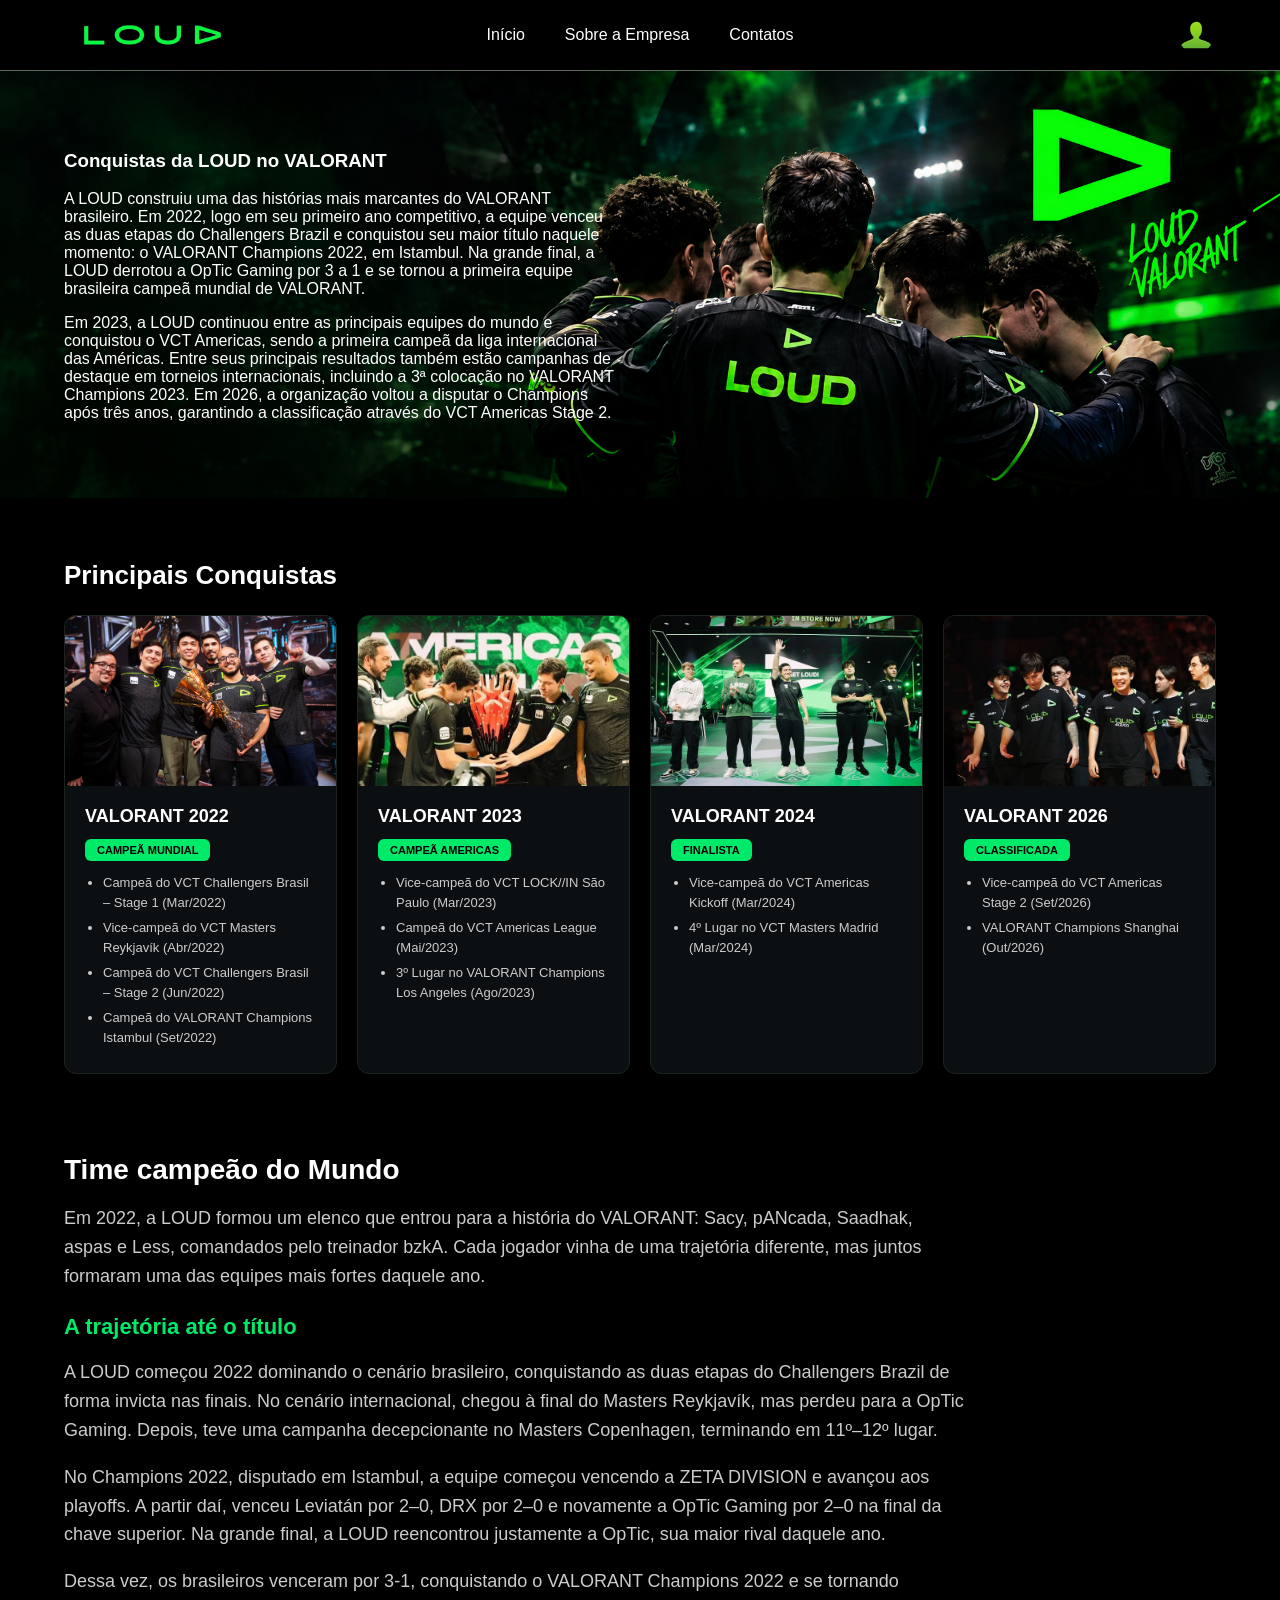
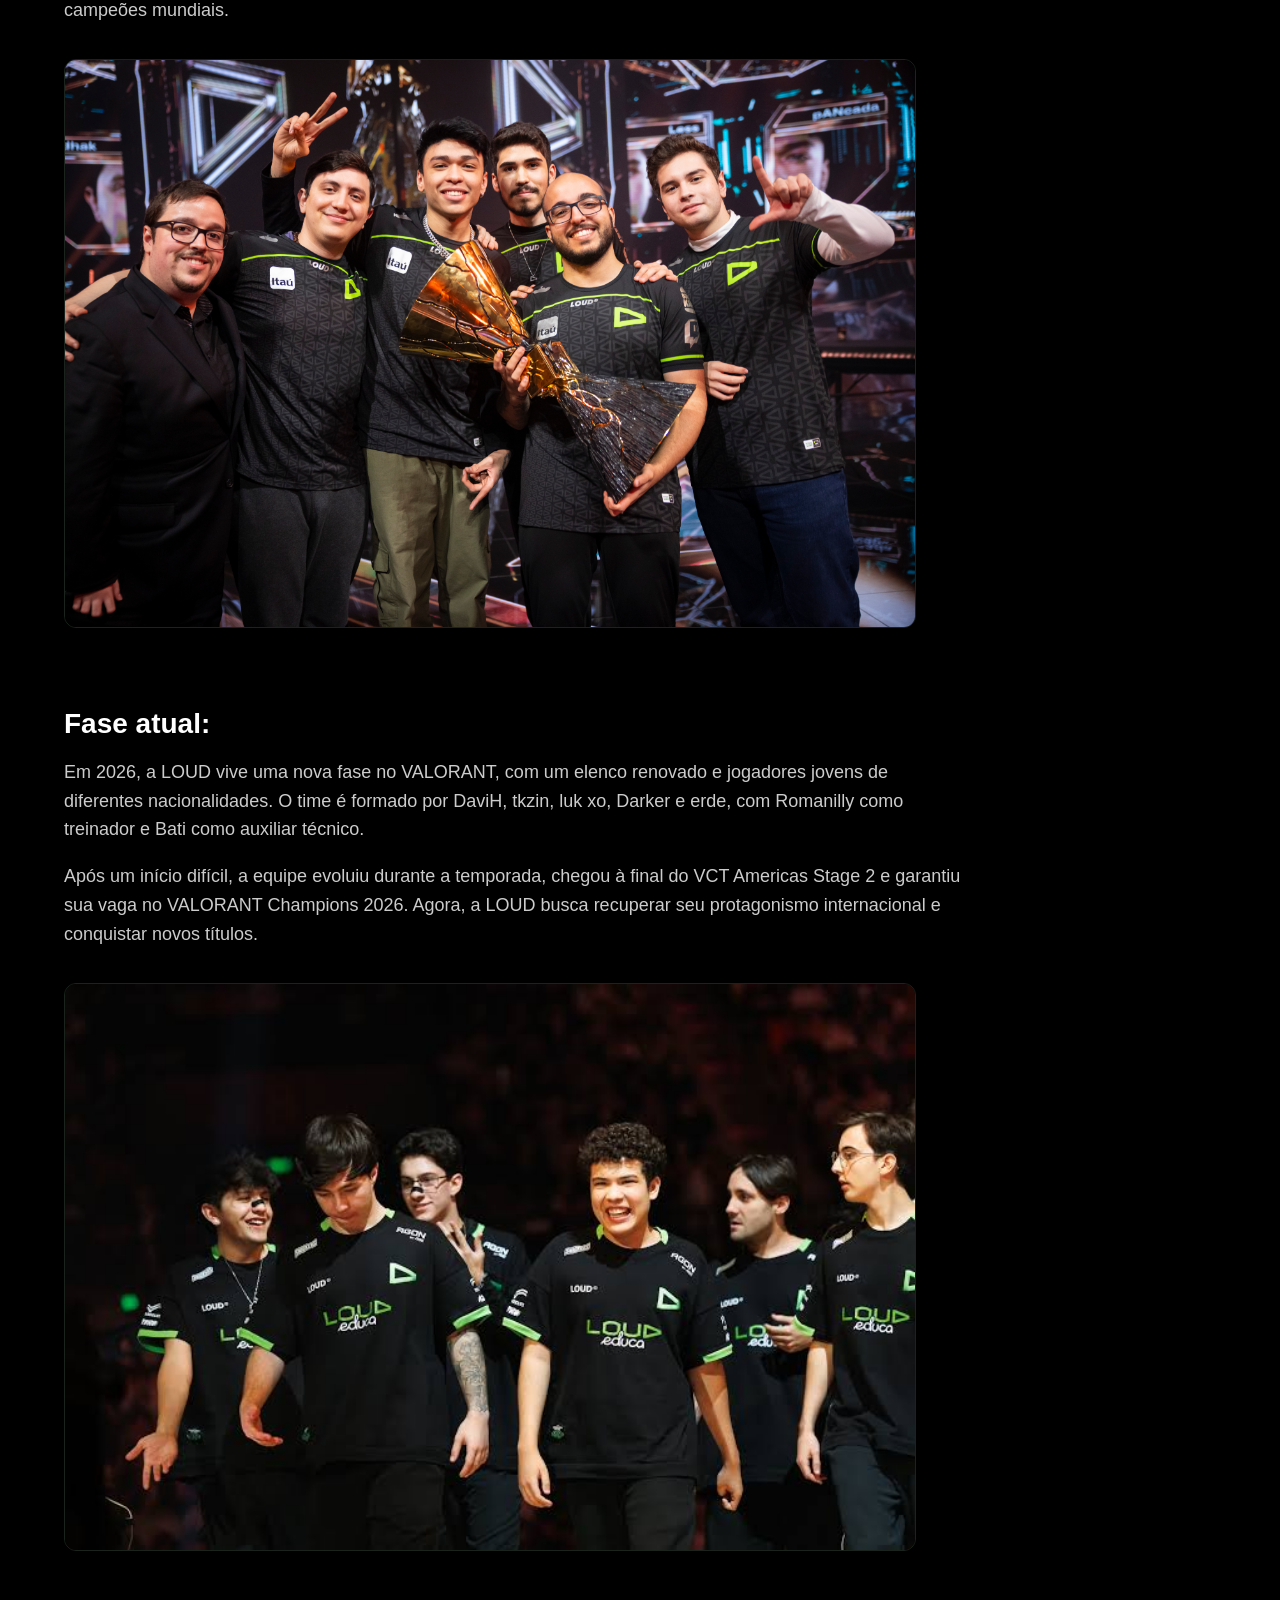
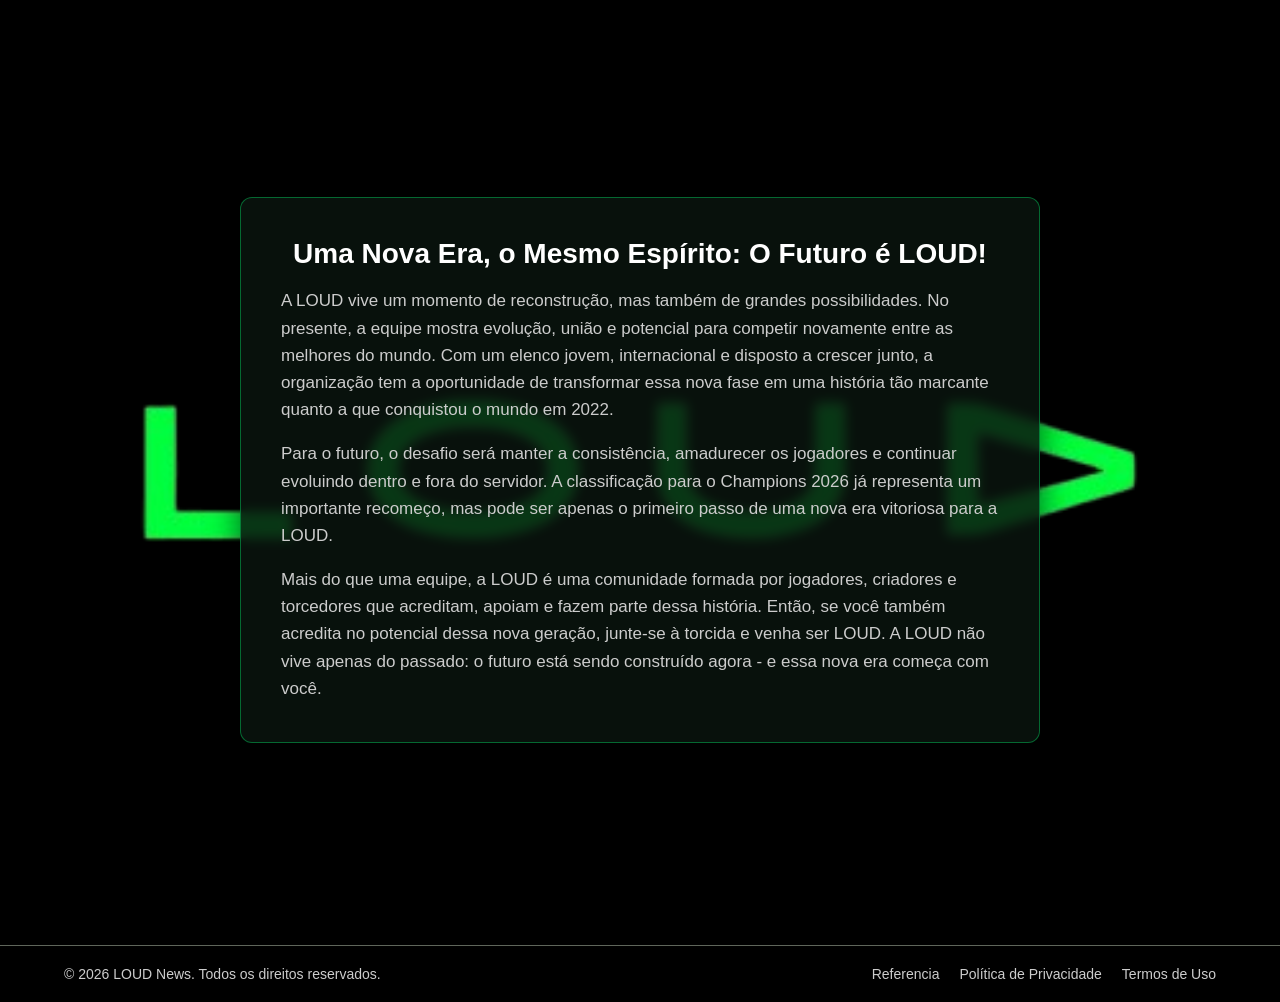
<file: index.html>
<!DOCTYPE html>
<html lang="pt-BR">
<head>
    <meta charset="UTF-8">
    <meta name="viewport" content="width=device-width, initial-scale=1.0">
    <link rel="stylesheet" href="style.css">
    <title>Loud News</title>
</head>
<body>
    <header class="header">
        <img src="img/logoant_loud.png" alt="Logo LOUD" class="logo">
        
        <nav class="nav">
            <a href="index.html">Início</a>
            <a href="sobre_nos.html">Sobre a Empresa</a>
            <a href="contatos.html">Contatos</a>
        </nav>

        <!-- Menu de Perfil 100% Semântico -->
        <aside class="user-menu">
            <button class="user-btn" aria-label="Menu do usuário">
                <img src="img/icon_perfil.png" alt="Perfil" class="profile-icon">
            </button>
            
            <menu class="dropdown-menu">
                <a href="login.html">Fazer Login</a>
                <a href="cadastro.html">Criar Conta</a>
                <hr>
                <a href="perfil.html">Meu Perfil</a>
                <a href="configuracoes.html">Configurações</a>
            </menu>
        </aside>
    </header>

    <main>
        <section class="intro">
            <article>
                <h1>Conquistas da LOUD no VALORANT</h1>
                <p>A LOUD construiu uma das histórias mais marcantes do VALORANT brasileiro. Em 2022, logo em seu primeiro ano competitivo, a equipe venceu as duas etapas do Challengers Brazil e conquistou seu maior título naquele momento: o VALORANT Champions 2022, em Istambul. Na grande final, a LOUD derrotou a OpTic Gaming por 3 a 1 e se tornou a primeira equipe brasileira campeã mundial de VALORANT.</p>
                <p>Em 2023, a LOUD continuou entre as principais equipes do mundo e conquistou o VCT Americas, sendo a primeira campeã da liga internacional das Américas. Entre seus principais resultados também estão campanhas de destaque em torneios internacionais, incluindo a 3ª colocação no VALORANT Champions 2023. Em 2026, a organização voltou a disputar o Champions após três anos, garantindo a classificação através do VCT Americas Stage 2.</p>    
            </article>   
        </section>

        <section class="mid">
            <h2>Principais Conquistas</h2>

            <div class="conquistas-grid">
                <!-- Card 2022 -->
                <article class="card">
                    <img src="img/fotovic_loud.jpg" alt="Troféu Champions 2022" class="card-img">
                    <div class="card-body">
                        <h3>VALORANT 2022</h3>
                        <span class="badge">CAMPEÃ MUNDIAL</span>
                        <ul>
                            <li>Campeã do VCT Challengers Brasil – Stage 1 (Mar/2022)</li>
                            <li>Vice-campeã do VCT Masters Reykjavík (Abr/2022)</li>
                            <li>Campeã do VCT Challengers Brasil – Stage 2 (Jun/2022)</li>
                            <li>Campeã do VALORANT Champions Istambul (Set/2022)</li>
                        </ul>
                    </div>
                </article>

                <!-- Card 2023 -->
                <article class="card">
                    <img src="img/loud_con_2023.jpg" alt="Troféu VCT Americas 2023" class="card-img">
                    <div class="card-body">
                        <h3>VALORANT 2023</h3>
                        <span class="badge">CAMPEÃ AMERICAS</span>
                        <ul>
                            <li>Vice-campeã do VCT LOCK//IN São Paulo (Mar/2023)</li>
                            <li>Campeã do VCT Americas League (Mai/2023)</li>
                            <li>3º Lugar no VALORANT Champions Los Angeles (Ago/2023)</li>
                        </ul>
                    </div>
                </article>

                <!-- Card 2024 -->
                <article class="card">
                    <img src="img/loud_con_2024.jpg" alt="VCT Masters 2024" class="card-img">
                    <div class="card-body">
                        <h3>VALORANT 2024</h3>
                        <span class="badge">FINALISTA</span>
                        <ul>
                            <li>Vice-campeã do VCT Americas Kickoff (Mar/2024)</li>
                            <li>4º Lugar no VCT Masters Madrid (Mar/2024)</li>
                        </ul>
                    </div>
                </article>

                <!-- Card 2026 -->
                <article class="card">
                    <img src="img/loud_con_2026.jpg" alt="VCT 2026" class="card-img">
                    <div class="card-body">
                        <h3>VALORANT 2026</h3>
                        <span class="badge">CLASSIFICADA</span>
                        <ul>
                            <li>Vice-campeã do VCT Americas Stage 2 (Set/2026)</li>
                            <li>VALORANT Champions Shanghai (Out/2026)</li>
                        </ul>
                    </div>
                </article>
            </div>
        </section>
        <section class="enredo">
            <article class="enredo-texto">
                <h1>Time campeão do Mundo</h1>
                <p>Em 2022, a LOUD formou um elenco que entrou para a história do VALORANT: Sacy, pANcada, Saadhak, aspas e Less, comandados pelo treinador bzkA. Cada jogador vinha de uma trajetória diferente, mas juntos formaram uma das equipes mais fortes daquele ano.</p>
                
                <h2>A trajetória até o título</h2>
                <p>A LOUD começou 2022 dominando o cenário brasileiro, conquistando as duas etapas do Challengers Brazil de forma invicta nas finais. No cenário internacional, chegou à final do Masters Reykjavík, mas perdeu para a OpTic Gaming. Depois, teve uma campanha decepcionante no Masters Copenhagen, terminando em 11º–12º lugar.</p>
                
                <p>No Champions 2022, disputado em Istambul, a equipe começou vencendo a ZETA DIVISION e avançou aos playoffs. A partir daí, venceu Leviatán por 2–0, DRX por 2–0 e novamente a OpTic Gaming por 2–0 na final da chave superior. Na grande final, a LOUD reencontrou justamente a OpTic, sua maior rival daquele ano.</p>
                
                <p>Dessa vez, os brasileiros venceram por 3-1, conquistando o VALORANT Champions 2022 e se tornando campeões mundiais.</p>
            </article>

            <img src="img/fotovic_loud.jpg" alt="LOUD Campeã do Mundo 2022" class="loud_wind">
        </section>
        <section class="enredo">
            <article class="enredo-texto">
                <h1>Fase atual: </h1>
                <p>Em 2026, a LOUD vive uma nova fase no VALORANT, com um elenco renovado e jogadores jovens de diferentes nacionalidades. O time é formado por DaviH, tkzin, luk xo, Darker e erde, com Romanilly como treinador e Bati como auxiliar técnico.</p>
                <p>Após um início difícil, a equipe evoluiu durante a temporada, chegou à final do VCT Americas Stage 2 e garantiu sua vaga no VALORANT Champions 2026. Agora, a LOUD busca recuperar seu protagonismo internacional e conquistar novos títulos.</p>
                <img src="img/loud_con_2026.jpg" alt="Nova line da loud" class="Nova_Loud">
                </article>
        </section>
        <section class="conclusao">
            <article class="conclusao-texto">
                <h1>Uma Nova Era, o Mesmo Espírito: O Futuro é LOUD!</h1>
                <p>A LOUD vive um momento de reconstrução, mas também de grandes possibilidades. No presente, a equipe mostra evolução, união e potencial para competir novamente entre as melhores do mundo. Com um elenco jovem, internacional e disposto a crescer junto, a organização tem a oportunidade de transformar essa nova fase em uma história tão marcante quanto a que conquistou o mundo em 2022.
                </p>
                <p>Para o futuro, o desafio será manter a consistência, amadurecer os jogadores e continuar evoluindo dentro e fora do servidor. A classificação para o Champions 2026 já representa um importante recomeço, mas pode ser apenas o primeiro passo de uma nova era vitoriosa para a LOUD.
                </p>
                <p>Mais do que uma equipe, a LOUD é uma comunidade formada por jogadores, criadores e torcedores que acreditam, apoiam e fazem parte dessa história. Então, se você também acredita no potencial dessa nova geração, junte-se à torcida e venha ser LOUD.
                A LOUD não vive apenas do passado: o futuro está sendo construído agora - e essa nova era começa com você.
                </p>
            </article>
        </section>
    </main>
    <footer class="footer">
        <p class="copyright">&copy; 2026 LOUD News. Todos os direitos reservados.</p>
        
        <nav class="footer-nav">
            <a href="https://www.thespike.gg/br/team/loud/11653"> Referencia</a>
            <a href="privacidade.html">Política de Privacidade</a>
            <a href="termos.html">Termos de Uso</a>
        </nav>
    </footer>
</body>
</html>
</file>
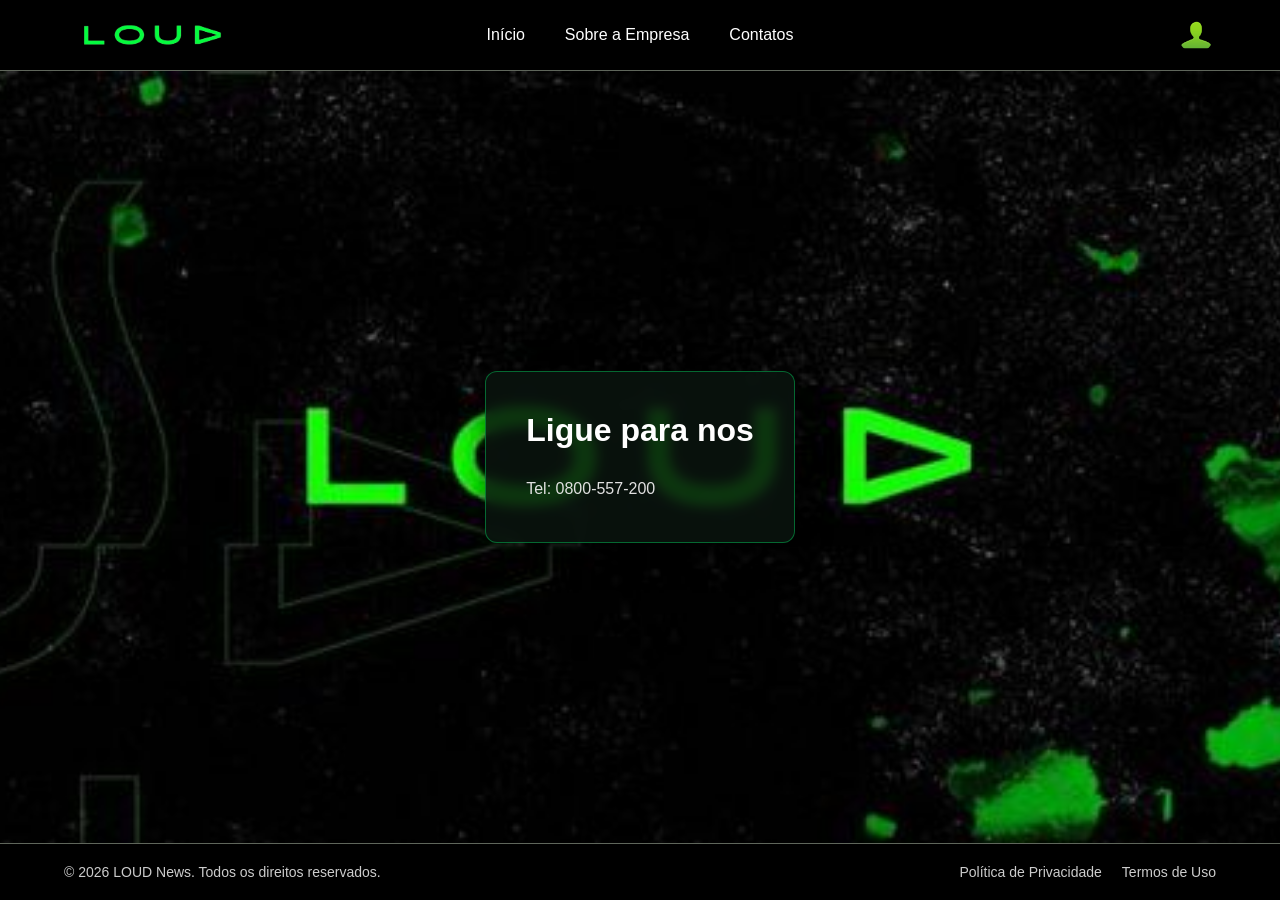
<file: contatos.html>
<!DOCTYPE html>
<html lang="en">
<head>
    <meta charset="UTF-8">
    <meta name="viewport" content="width=device-width, initial-scale=1.0">
    <link rel="stylesheet" href="style.css">
    <title>Document</title>
</head>
<body>
     <header class="header">
        <img src="img/logoant_loud.png" alt="Logo LOUD" class="logo">
        
        <nav class="nav">
            <a href="index.html">Início</a>
            <a href="sobre_nos.html">Sobre a Empresa</a>
            <a href="contatos.html">Contatos</a>
        </nav>

        <!-- Menu de Perfil 100% Semântico -->
        <aside class="user-menu">
            <button class="user-btn" aria-label="Menu do usuário">
                <img src="img/icon_perfil.png" alt="Perfil" class="profile-icon">
            </button>
            
            <menu class="dropdown-menu">
                <a href="login.html">Fazer Login</a>
                <a href="cadastro.html">Criar Conta</a>
                <hr>
                <a href="perfil.html">Meu Perfil</a>
                <a href="configuracoes.html">Configurações</a>
            </menu>
        </aside>
    </header>
     <main class="sobre">
        <article class="sobre-card">
            <h1>
                Ligue para nos
            </h1>
            <p>
            Tel: 0800-557-200
            </p>
        </article>
     </main>
     <footer class="footer">
        <p class="copyright">&copy; 2026 LOUD News. Todos os direitos reservados.</p>
        
        <nav class="footer-nav">
            <a href="privacidade.html">Política de Privacidade</a>
            <a href="termos.html">Termos de Uso</a>
        </nav>
    </footer>
</body>
</html>
</file>
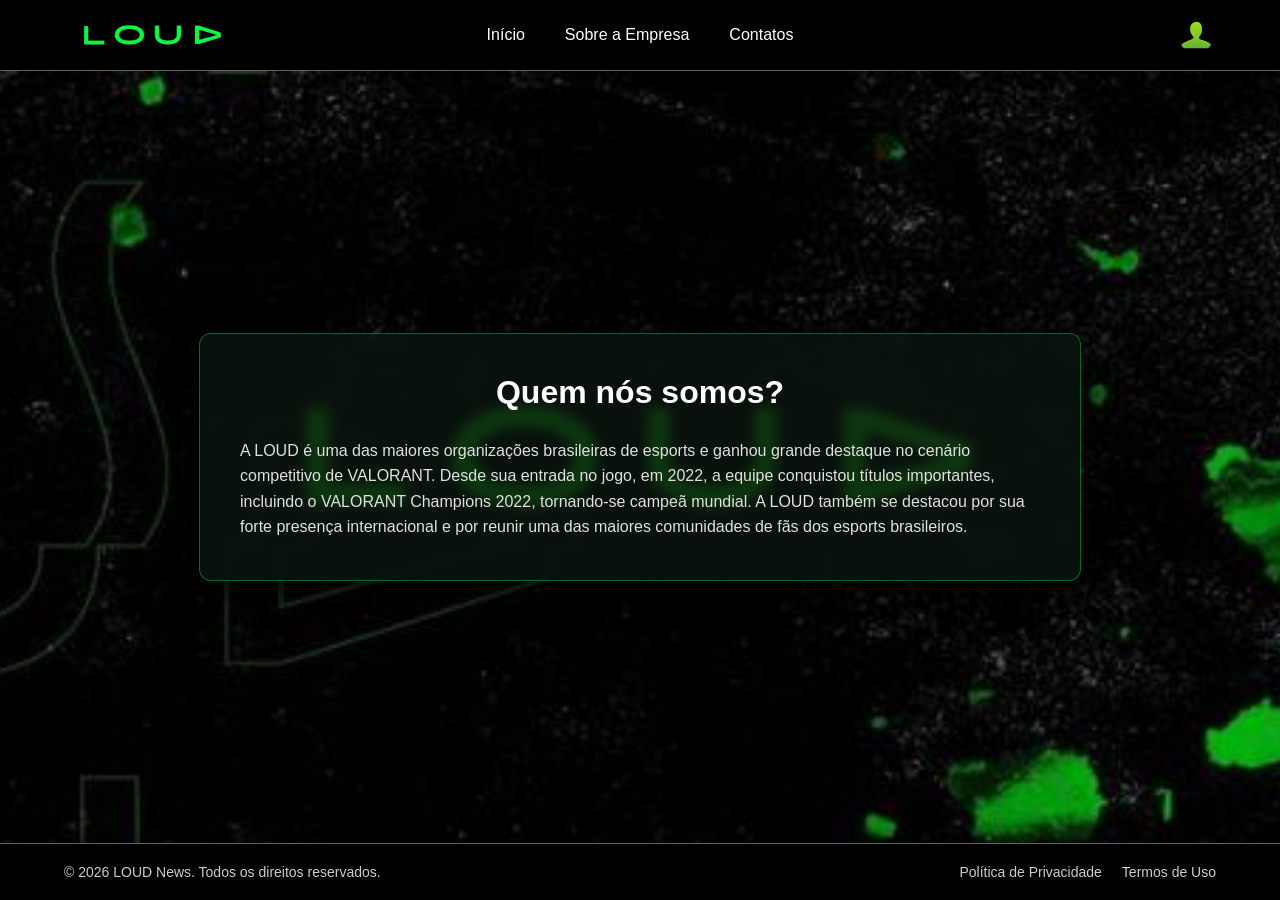
<file: sobre_nos.html>
<!DOCTYPE html>
<html lang="pt-BR">
<head>
    <meta charset="UTF-8">
    <meta name="viewport" content="width=device-width, initial-scale=1.0">
    <link rel="stylesheet" href="style.css">
    <title>Sobre - LOUD</title>
</head>
<body>
    <header class="header">
        <img src="img/logoant_loud.png" alt="Logo LOUD" class="logo">
        
        <nav class="nav">
            <a href="index.html">Início</a>
            <a href="sobre_nos.html">Sobre a Empresa</a>
            <a href="contatos.html">Contatos</a>
        </nav>

        <!-- Menu de Perfil 100% Semântico -->
        <aside class="user-menu">
            <button class="user-btn" aria-label="Menu do usuário">
                <img src="img/icon_perfil.png" alt="Perfil" class="profile-icon">
            </button>
            
            <menu class="dropdown-menu">
                <a href="login.html">Fazer Login</a>
                <a href="cadastro.html">Criar Conta</a>
                <hr>
                <a href="perfil.html">Meu Perfil</a>
                <a href="configuracoes.html">Configurações</a>
            </menu>
        </aside>
    </header>

    <main class="sobre">
        <article class="sobre-card">
            <h1>Quem nós somos?</h1>
            <p>
                A LOUD é uma das maiores organizações brasileiras de esports e ganhou grande destaque no cenário competitivo de VALORANT. Desde sua entrada no jogo, em 2022, a equipe conquistou títulos importantes, incluindo o VALORANT Champions 2022, tornando-se campeã mundial. A LOUD também se destacou por sua forte presença internacional e por reunir uma das maiores comunidades de fãs dos esports brasileiros.
            </p>
        </article>
    </main>
    <footer class="footer">
        <p class="copyright">&copy; 2026 LOUD News. Todos os direitos reservados.</p>
        
        <nav class="footer-nav">
            <a href="privacidade.html">Política de Privacidade</a>
            <a href="termos.html">Termos de Uso</a>
        </nav>
    </footer>

</body>
</html>
</file>
<file: style.css>
/* ==========================================
   1. REGRAS GERAIS E BASE
   ========================================== */
html, body {
  height: 100%;
  margin: 0;
}

body {
  display: flex;
  flex-direction: column;
  background-color: black;
  color: white;
  font-family: Arial, sans-serif;
}

/* ==========================================
   2. HEADER / CABEÇALHO & DROPDOWN DE USUÁRIO
   ========================================== */
.header {
  display: grid;
  grid-template-columns: 1fr auto 1fr;
  align-items: center;
  padding: 15px 5%;
  background-color: black;
  border-bottom: 1px solid rgb(95, 102, 91);
}

.logo {
  justify-self: start;
  height: 40px;
  width: auto;
  border-radius: 100px;
}

.nav {
  justify-self: center;
  display: flex;
  align-items: center;
  gap: 40px;
}

.nav a {
  color: white;
  text-decoration: none;
}

/* Estrutura do Perfil / Menu Suspenso (<aside>) */
.user-menu {
  position: relative;
  justify-self: end;
  display: flex;
  align-items: center;
}

.user-btn {
  background: none;
  border: none;
  cursor: pointer;
  padding: 0;
  display: flex;
  align-items: center;
}

.profile-icon {
  width: 36px;
  height: 36px;
  border-radius: 50%;
  object-fit: cover;
  border: 2px solid transparent;
  transition: border-color 0.2s ease;
}

.user-btn:hover .profile-icon,
.user-menu:focus-within .profile-icon {
  border-color: #00ea6a;
}

/* Lista Suspensa (<menu>) */
.dropdown-menu {
  position: absolute;
  right: 0;
  top: 130%;
  background-color: #0c0f12;
  border: 1px solid #1a241d;
  border-radius: 8px;
  min-width: 180px;
  box-shadow: 0 8px 24px rgba(0, 0, 0, 0.7);
  display: flex;
  flex-direction: column;
  padding: 8px 0;
  margin: 0; /* Reseta as margens padrão do <menu> */
  z-index: 100;

  /* Escondido por padrão */
  opacity: 0;
  visibility: hidden;
  transform: translateY(-8px);
  transition: all 0.2s ease;
}

/* Exibe a lista ao passar o mouse ou focar no botão */
.user-menu:hover .dropdown-menu,
.user-menu:focus-within .dropdown-menu {
  opacity: 1;
  visibility: visible;
  transform: translateY(0);
}

.dropdown-menu a {
  color: #e0e0e0;
  padding: 10px 16px;
  text-decoration: none;
  font-size: 14px;
  transition: background-color 0.2s, color 0.2s;
}

.dropdown-menu a:hover {
  background-color: #1a241d;
  color: #00ea6a;
}

.dropdown-menu hr {
  border: 0;
  border-top: 1px solid #1a241d;
  margin: 6px 0;
}

/* ==========================================
   3. PÁGINA INÍCIO (index.html)
   ========================================== */
/* Seção Intro */
.intro {
  display: flex;
  align-items: center;
  justify-content: flex-start;
  padding: 60px 5%;
  min-height: 200px;
  background-image: url("img/fundoloud_loud.png");
  background-size: cover;
  background-position: center;
  background-repeat: no-repeat;
}

.intro article {
  max-width: 550px;
  text-align: left;
}

/* Seção Mid (Cards de Conquistas) */
.mid {
  padding: 40px 5%;
}

.mid h2 {
  font-size: 26px;
  margin-bottom: 24px;
  color: white;
}

.conquistas-grid {
  display: grid;
  grid-template-columns: repeat(auto-fit, minmax(260px, 1fr));
  gap: 20px;
}

.card {
  background-color: #0c0f12;
  border: 1px solid #1a241d;
  border-radius: 12px;
  overflow: hidden;
  display: flex;
  flex-direction: column;
}

.card-img {
  width: 100%;
  height: 170px;
  object-fit: cover;
  background-color: #1a1a1a;
}

.card-body {
  padding: 20px;
  display: flex;
  flex-direction: column;
  gap: 12px;
}

.card-body h3 {
  margin: 0;
  font-size: 18px;
  font-weight: bold;
  text-transform: uppercase;
  color: white;
}

.badge {
  align-self: flex-start;
  background-color: #00ea6a;
  color: black;
  font-size: 11px;
  font-weight: bold;
  padding: 5px 12px;
  border-radius: 6px;
  text-transform: uppercase;
}

.card-body ul {
  margin: 0;
  padding-left: 18px;
  color: #cccccc;
  font-size: 13px;
  line-height: 1.5;
}

.card-body li {
  margin-bottom: 6px;
}

/* ==========================================
   4. PÁGINA SOBRE NÓS (sobre_nos.html)
   ========================================== */
.sobre {
  flex: 1; /* Garante que o fundo ocupe 100% da altura até o final da tela */
  display: flex;
  align-items: center;
  justify-content: center;
  padding: 60px 5%;
  background-image: url("img/planodefundo_loud.jpg");
  background-size: cover;
  background-position: center;
  background-repeat: no-repeat;
}

.sobre-card {
  background-color: rgba(10, 20, 15, 0.85);
  border: 1px solid rgba(0, 234, 106, 0.4);
  border-radius: 12px;
  padding: 40px;
  max-width: 800px;
  box-shadow: 0 8px 32px rgba(0, 0, 0, 0.6);
  backdrop-filter: blur(6px);
}

.sobre-card h1 {
  margin-top: 0;
  font-size: 32px;
  color: white;
  text-align: center;
}

.sobre-card p {
  line-height: 1.6;
  font-size: 16px;
  color: #e0e0e0;
  margin-bottom: 0;
}

/* ==========================================
   5. SEÇÃO ENREDO (Time Campeão / Fase Atual)
   ========================================== */
.enredo {
  padding: 40px 5%;
  display: flex;
  flex-direction: column;
  align-items: flex-start;
}

.enredo-texto {
  max-width: 900px;
}

.enredo h1 {
  font-size: 28px;
  color: white;
  margin-top: 0;
  margin-bottom: 16px;
}

.enredo h2 {
  font-size: 22px;
  color: #00ea6a;
  margin-top: 24px;
  margin-bottom: 12px;
}

.enredo p {
  font-size: 18px;
  line-height: 1.6;
  color: #cccccc;
  margin-bottom: 14px;
}

.loud_wind,
.Nova_Loud {
  width: 100%;
  max-width: 850px;
  height: auto;
  border-radius: 12px;
  border: 1px solid #1a241d;
  margin-top: 20px;
}

/* ==========================================
   6. SEÇÃO CONCLUSÃO (Centralizada)
   ========================================== */
/* ==========================================
   6. SEÇÃO CONCLUSÃO (Centralizada)
   ========================================== */
.conclusao {
  padding: 100px 5%;              /* Aumentou o espaçamento superior e inferior */
  display: flex;
  flex-direction: column;
  align-items: center;
  justify-content: center;
  min-height: 750px;              /* Aumentado de 450px para 750px para dar espaço à imagem */
  background-image: url("img/logoant_loud.png");
  background-size: contain;       /* Garante que o símbolo apareça 100% inteiro sem cortes */
  background-position: center;
  background-repeat: no-repeat;
}

.conclusao-texto {
  background-color: rgba(10, 20, 15, 0.85);
  border: 1px solid rgba(0, 234, 106, 0.4);
  border-radius: 12px;
  padding: 40px;
  max-width: 800px;
  width: 100%;
  box-shadow: 0 8px 32px rgba(0, 0, 0, 0.6);
  backdrop-filter: blur(6px);
  box-sizing: border-box;
}

.conclusao h1 {
  font-size: 28px;
  color: white;
  margin-top: 0;
  margin-bottom: 16px;
  text-align: center;
}

.conclusao p {
  font-size: 17px;
  line-height: 1.6;
  color: #cccccc;
  margin-bottom: 14px;
}

.conclusao p:last-child {
  margin-bottom: 0;
}

/* ==========================================
   7. FOOTER / RODAPÉ (Semântico)
   ========================================== */
.footer {
  display: flex;
  justify-content: space-between;
  align-items: center;
  padding: 20px 5%;
  background-color: black;
  border-top: 1px solid rgb(95, 102, 91); /* Mesma barra do header na parte superior */
  margin-top: auto;                        /* Garante que fique fixo no fim da página */
}

.copyright {
  margin: 0;
  font-size: 14px;
  color: #cccccc;
}

.footer-nav {
  display: flex;
  gap: 20px;
}

.footer-nav a {
  color: #cccccc;
  text-decoration: none;
  font-size: 14px;
  transition: color 0.2s ease;
}

.footer-nav a:hover {
  color: #00ea6a; /* Destaque em verde LOUD ao passar o mouse */
}
</file>
